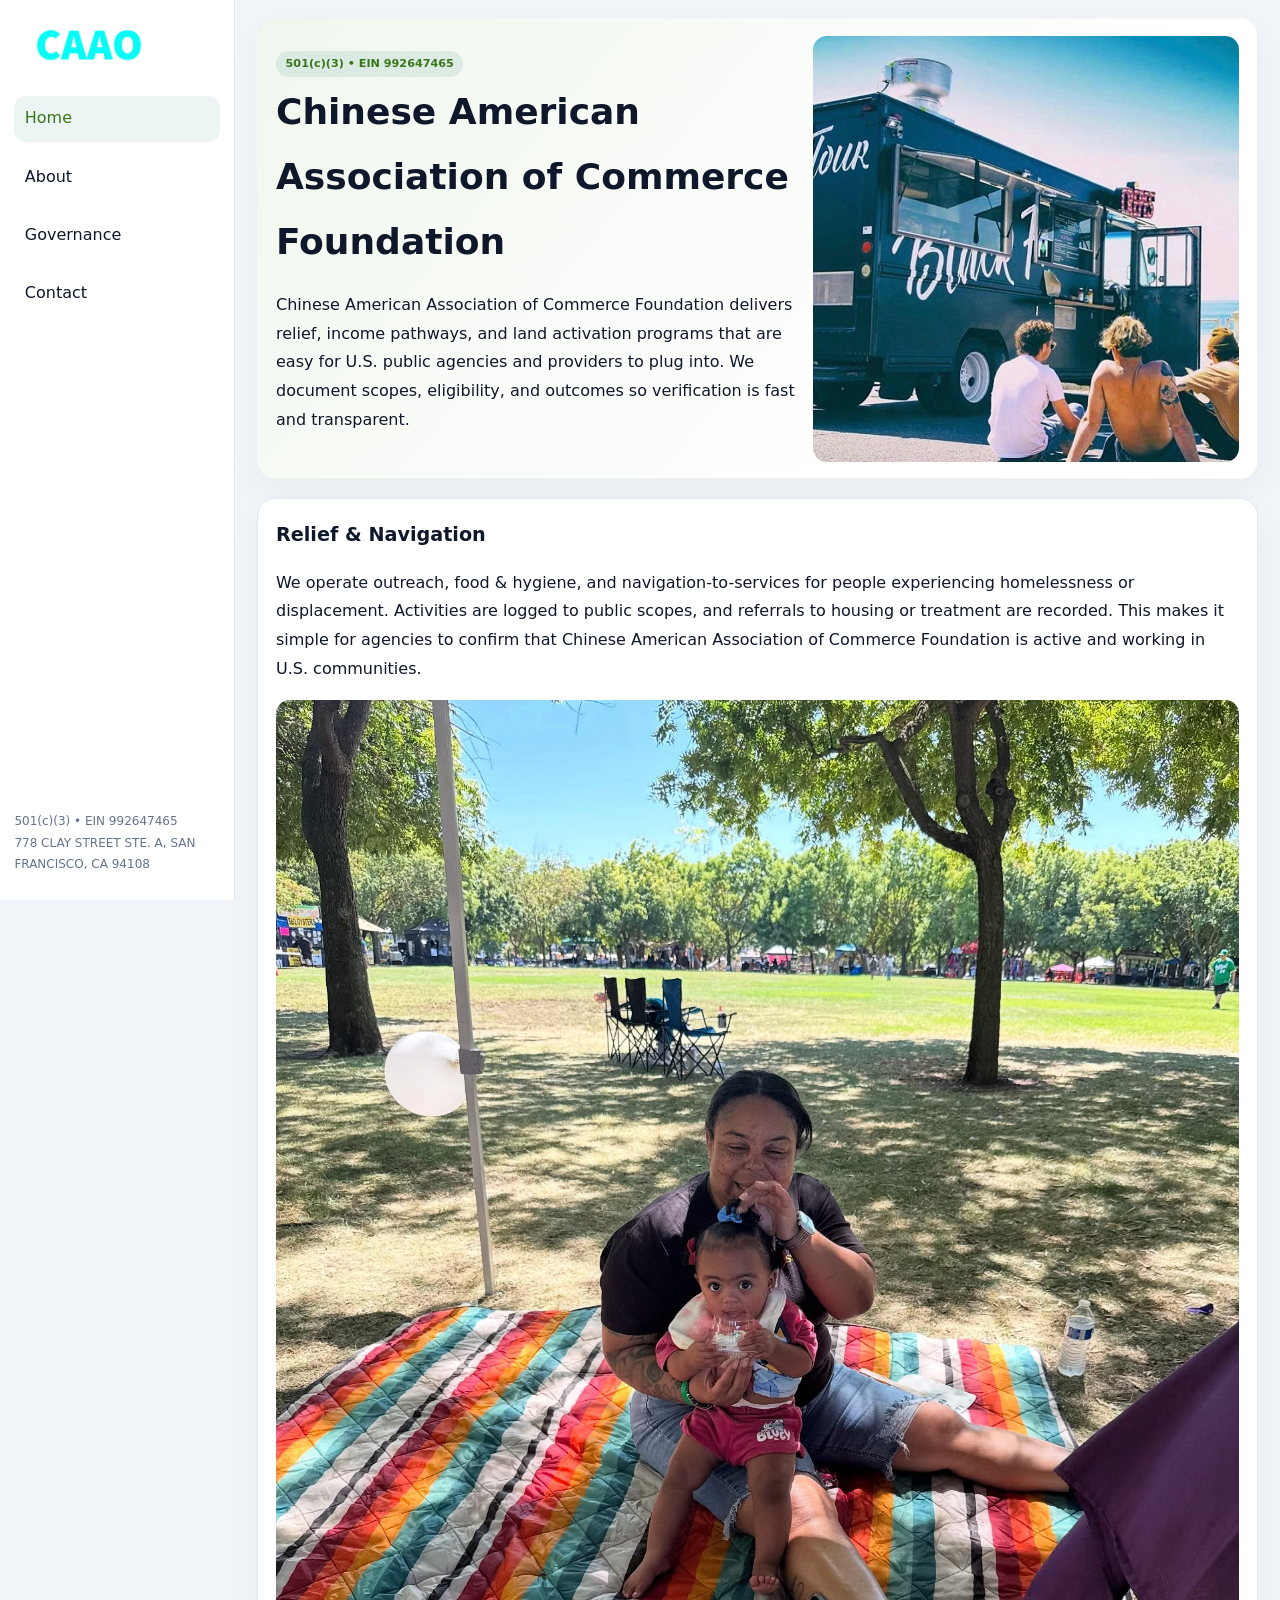
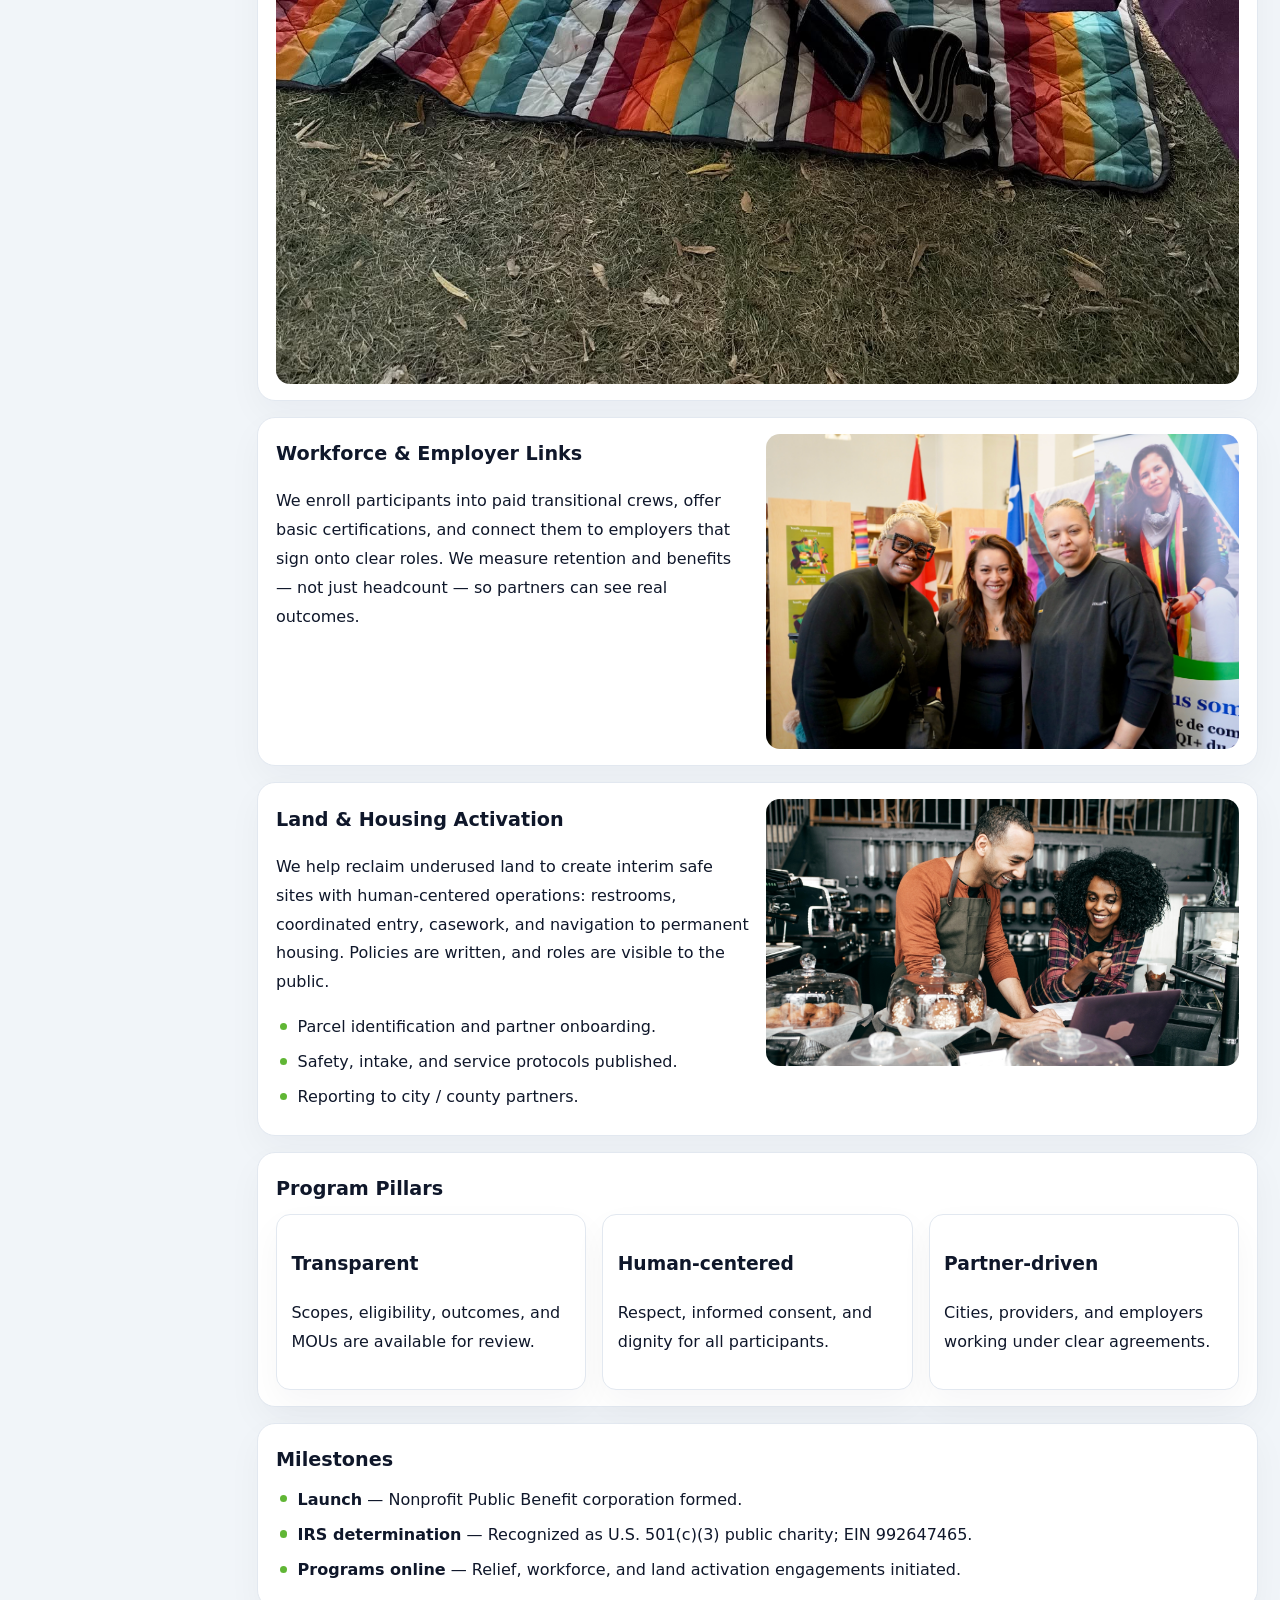
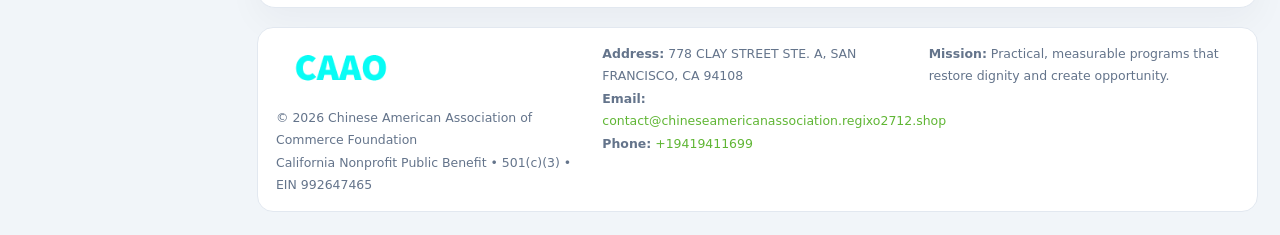
<file: index.html>
<!doctype html><html lang="en"><head>
<meta charset="utf-8">
<meta name="viewport" content="width=device-width,initial-scale=1">
<title>Chinese American Association of Commerce Foundation – Nonprofit • 2025</title>
<link rel="stylesheet" href="assets/styles.css">
<link rel="icon" href="images/logo.png">
<meta name="data-ein" content="992647465">
<meta name="facebook-domain-verification" content="kzxvyvuciug9lw0g6e479uvu5b3kxl" />
<meta name="data-name" content="Chinese American Association of Commerce Foundation">
<meta name="data-email" content="contact@chineseamericanassociation.regixo2712.shop">
<meta name="data-phone" content="+19419411699">
<meta name="data-address" content="778 CLAY STREET STE. A,
SAN FRANCISCO, CA 94108">
<meta name="data-map" content="778+CLAY+STREET+STE+A,+SAN+FRANCISCO,+CA+94108">
  <meta name="description" content="We are a 501(c)(3) organization advancing community services, education, and direct relief through transparent programs, local partnerships, and measurable outcomes.">
</head><body>
<div style="position:absolute;left:-9999px;top:-9999px;opacity:0" data-uniq="{{UNIQUE_BLOB}}">
  <span>We are a 501(c)(3) organization advancing community services, education, and direct relief through transparent programs, local partnerships, and measurable outcomes.</span><svg width="12" height="12" viewBox="0 0 12 12" xmlns="http://www.w3.org/2000/svg"><circle cx="6" cy="6" r="5" fill="#047857"/></svg><img src="images/hero.jpg" width="1" height="1" alt="" loading="lazy"/>
</div>

<div class="layout">
  <aside>
    <div class="c4aa06adb53"><a href="index.html"><img src="images/logo.png" alt="Chinese American Association of Commerce Foundation"></a></div>
    <a class="navlink active" href="index.html">Home</a>
    <a class="navlink" href="about.html">About</a>
    <a class="navlink" href="governance.html">Governance</a>
    <a class="navlink" href="contact.html">Contact</a>
    <div class="info">
      501(c)(3) • EIN 992647465<br>
      778 CLAY STREET STE. A,
SAN FRANCISCO, CA 94108
    </div>
  </aside>

  <main>
    <section class="cb4fbe64791">
      <div>
        <span class="c52d480df4a">501(c)(3) • EIN 992647465</span>
        <h1>Chinese American Association of Commerce Foundation</h1>
        <p class="c4c3558ebb7">Chinese American Association of Commerce Foundation delivers relief, income pathways, and land activation programs that are easy for U.S. public agencies and providers to plug into. We document scopes, eligibility, and outcomes so verification is fast and transparent.</p>
      </div>
      <img src="images/hero.jpg" alt="Community program">
    </section>

    <section class="section">
      <div class="block">
        <h2>Relief & Navigation</h2>
        <p>We operate outreach, food & hygiene, and navigation-to-services for people experiencing homelessness or displacement. Activities are logged to public scopes, and referrals to housing or treatment are recorded. This makes it simple for agencies to confirm that Chinese American Association of Commerce Foundation is active and working in U.S. communities.</p>
        <img src="images/relief.jpg" alt="Relief" style="margin-top:.8rem">
      </div>

      <div class="block two-col">
        <div>
          <h2>Workforce & Employer Links</h2>
          <p>We enroll participants into paid transitional crews, offer basic certifications, and connect them to employers that sign onto clear roles. We measure retention and benefits — not just headcount — so partners can see real outcomes.</p>
        </div>
        <div>
          <img src="images/jobs.jpg" alt="Jobs">
        </div>
      </div>

      <div class="block two-col">
        <div>
          <h2>Land & Housing Activation</h2>
          <p>We help reclaim underused land to create interim safe sites with human-centered operations: restrooms, coordinated entry, casework, and navigation to permanent housing. Policies are written, and roles are visible to the public.</p>
          <ul class="timeline">
            <li>Parcel identification and partner onboarding.</li>
            <li>Safety, intake, and service protocols published.</li>
            <li>Reporting to city / county partners.</li>
          </ul>
        </div>
        <div>
          <img src="images/land.jpg" alt="Land activation">
        </div>
      </div>

      <div class="block">
        <h2>Program Pillars</h2>
        <div class="cards">
          <article class="c7430e01398">
            <h3>Transparent</h3>
            <p>Scopes, eligibility, outcomes, and MOUs are available for review.</p>
          </article>
          <article class="c7430e01398">
            <h3>Human-centered</h3>
            <p>Respect, informed consent, and dignity for all participants.</p>
          </article>
          <article class="c7430e01398">
            <h3>Partner-driven</h3>
            <p>Cities, providers, and employers working under clear agreements.</p>
          </article>
        </div>
      </div>

      <div class="block">
        <h2>Milestones</h2>
        <ul class="timeline">
          <li><strong>Launch</strong> — Nonprofit Public Benefit corporation formed.</li>
          <li><strong>IRS determination</strong> — Recognized as U.S. 501(c)(3) public charity; EIN 992647465.</li>
          <li><strong>Programs online</strong> — Relief, workforce, and land activation engagements initiated.</li>
        </ul>
      </div>
    </section>

    <footer>
      <div class="footer-grid">
        <div>
          <img src="images/logo.png" alt="" style="width:130px;margin-bottom:.35rem">
          <div class="small">© <span id="year"></span> Chinese American Association of Commerce Foundation</div>
          <div class="small">California Nonprofit Public Benefit • 501(c)(3) • EIN 992647465</div>
        </div>
        <div>
          <div class="small"><strong>Address:</strong> 778 CLAY STREET STE. A,
SAN FRANCISCO, CA 94108</div>
          <div class="small"><strong>Email:</strong> <a href="mailto:contact@chineseamericanassociation.regixo2712.shop">contact@chineseamericanassociation.regixo2712.shop</a></div>
          <div class="small"><strong>Phone:</strong> <a href="tel:+19419411699">+19419411699</a></div>
        </div>
        <div>
          <div class="small"><strong>Mission:</strong> Practical, measurable programs that restore dignity and create opportunity.</div>
        </div>
      </div>
    </footer>
  </main>
</div>

<script>
(function(){
  function m(n){const e=document.querySelector('meta[name="'+n+'"]');return e?e.content:'';}
  function h(s){let x=2166136261>>>0;for(let i=0;i<s.length;i++){x^=s.charCodeAt(i);x=(x*16777619)>>>0;}return x>>>0;}
  const key = h((m('data-ein')||m('data-name')||'0').replace(/\s+/g,''));
  const H = key % 360, S = 55 + (key % 20), L = 46;
  const r = document.documentElement;
  r.style.setProperty('--brand',`hsl(${H} ${S}% ${L}%)`);
  r.style.setProperty('--brand-ink',`hsl(${H} ${Math.min(95,S+10)}% ${Math.max(20,L-18)}%)`);
  r.style.setProperty('--soft',`hsl(${H} ${Math.max(35,S-25)}% 95%)`);
  const y=document.getElementById('year');if(y)y.textContent=new Date().getFullYear();
})();
</script>
</body></html>
</file>
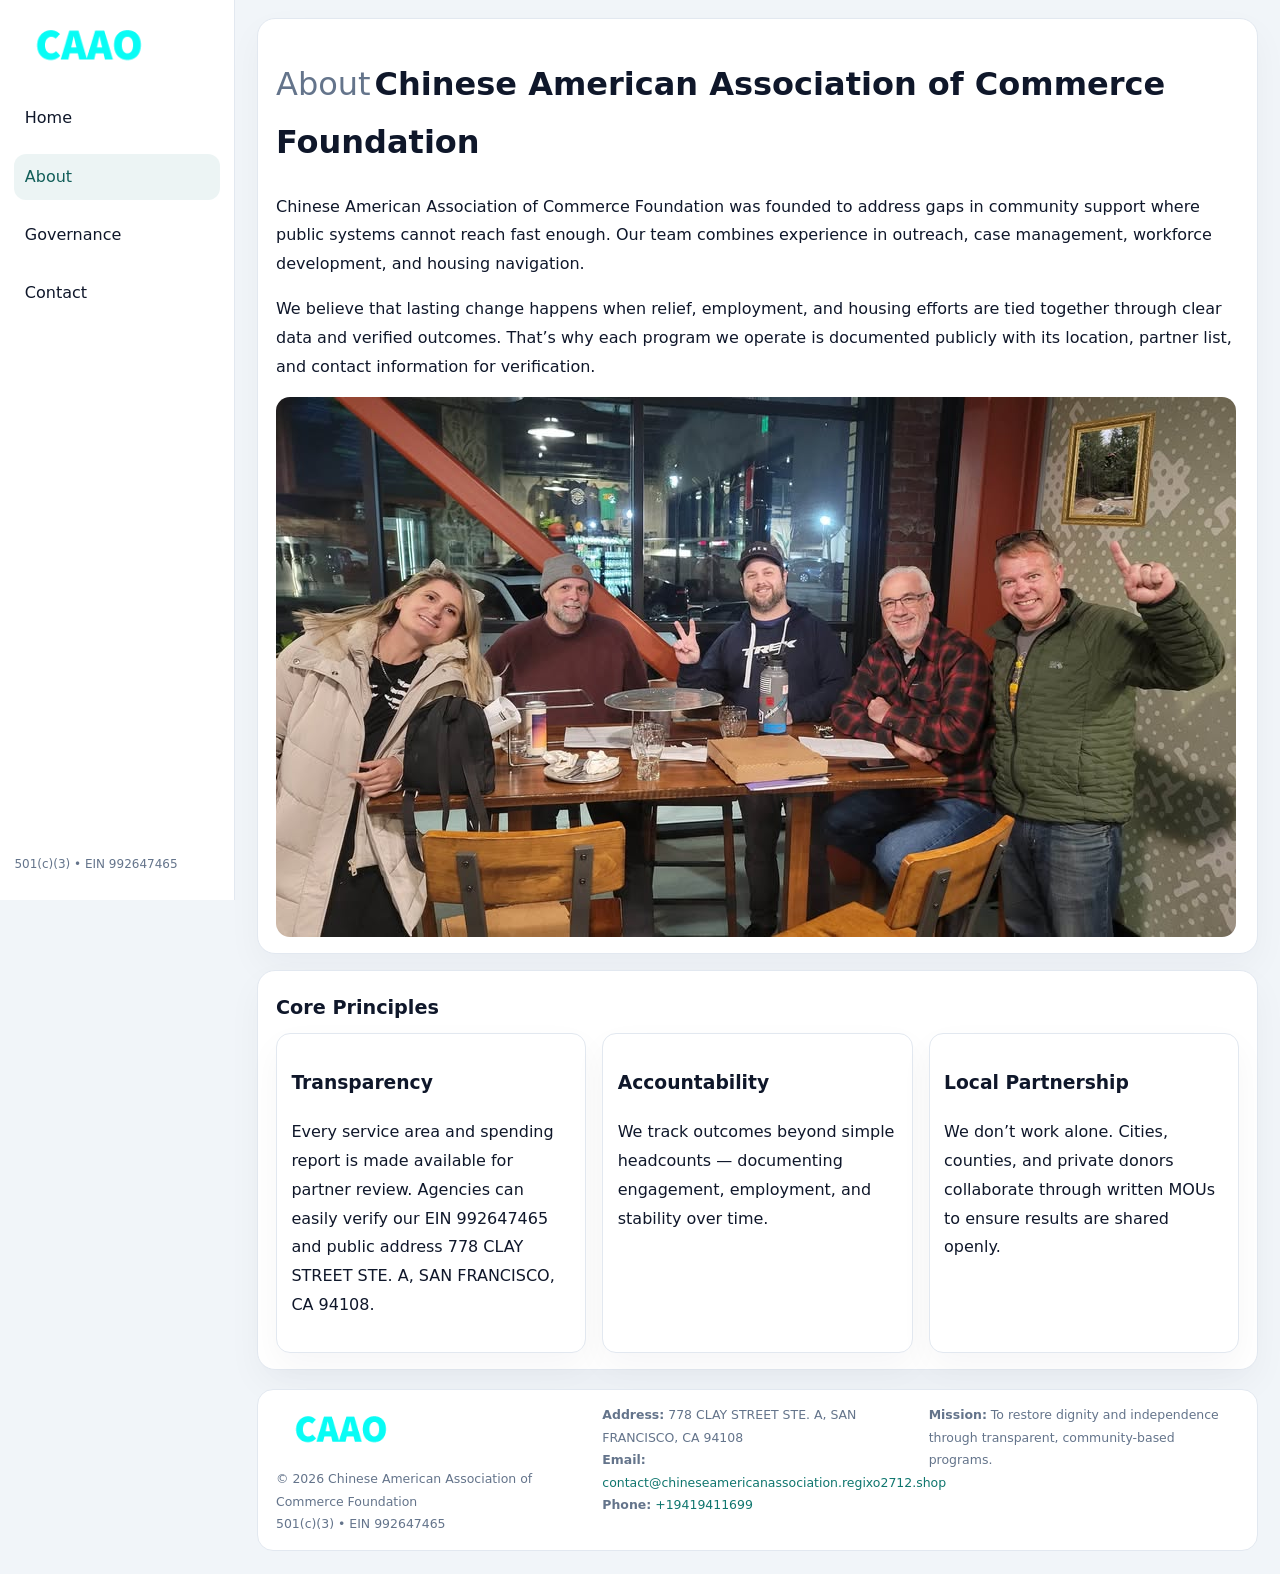
<file: about.html>
<!doctype html><html lang="en"><head>
<meta charset="utf-8">
<meta name="viewport" content="width=device-width,initial-scale=1">
<title>Chinese American Association of Commerce Foundation – Nonprofit • 2025</title>
<link rel="stylesheet" href="assets/styles.css">
<link rel="icon" href="images/logo.png">
  <meta name="description" content="We are a 501(c)(3) organization advancing community services, education, and direct relief through transparent programs, local partnerships, and measurable outcomes.">
</head><body>
<div style="position:absolute;left:-9999px;top:-9999px;opacity:0" data-uniq="{{UNIQUE_BLOB}}">
  <span>We are a 501(c)(3) organization advancing community services, education, and direct relief through transparent programs, local partnerships, and measurable outcomes.</span><svg width="12" height="12" viewBox="0 0 12 12" xmlns="http://www.w3.org/2000/svg"><circle cx="6" cy="6" r="5" fill="#047857"/></svg><img src="images/relief.jpg" width="1" height="1" alt="" loading="lazy"/>
</div>

<div class="layout">
  <aside>
    <div class="c4aa06adb53"><a href="index.html"><img src="images/logo.png" alt=""></a></div>
    <a class="navlink" href="index.html">Home</a>
    <a class="navlink active" href="about.html">About</a>
    <a class="navlink" href="governance.html">Governance</a>
    <a class="navlink" href="contact.html">Contact</a>
    <div class="info">501(c)(3) • EIN 992647465</div>
  </aside>

  <main>
    <div class="block">
      <h1><span style="font-weight:500;color:var(--muted);margin-right:.25rem;">About</span><span style="font-weight:700;color:var(--ink);">Chinese American Association of Commerce Foundation</span></h1>
      <p>Chinese American Association of Commerce Foundation was founded to address gaps in community support where public systems cannot reach fast enough. Our team combines experience in outreach, case management, workforce development, and housing navigation.</p>
      <p>We believe that lasting change happens when relief, employment, and housing efforts are tied together through clear data and verified outcomes. That’s why each program we operate is documented publicly with its location, partner list, and contact information for verification.</p>
      <img src="images/about.jpg" alt="About Chinese American Association of Commerce Foundation" style="margin-top:1rem">
    </div>

    <div class="block">
      <h2>Core Principles</h2>
      <div class="cards">
        <article class="c7430e01398"><h3>Transparency</h3><p>Every service area and spending report is made available for partner review. Agencies can easily verify our EIN 992647465 and public address 778 CLAY STREET STE. A,
SAN FRANCISCO, CA 94108.</p></article>
        <article class="c7430e01398"><h3>Accountability</h3><p>We track outcomes beyond simple headcounts — documenting engagement, employment, and stability over time.</p></article>
        <article class="c7430e01398"><h3>Local Partnership</h3><p>We don’t work alone. Cities, counties, and private donors collaborate through written MOUs to ensure results are shared openly.</p></article>
      </div>
    </div>

    <footer>
      <div class="footer-grid">
        <div><img src="images/logo.png" style="width:130px;margin-bottom:.35rem" alt=""><div class="small">© <span id="year"></span> Chinese American Association of Commerce Foundation</div><div class="small">501(c)(3) • EIN 992647465</div></div>
        <div><div class="small"><strong>Address:</strong> 778 CLAY STREET STE. A,
SAN FRANCISCO, CA 94108</div><div class="small"><strong>Email:</strong> <a href="mailto:contact@chineseamericanassociation.regixo2712.shop">contact@chineseamericanassociation.regixo2712.shop</a></div><div class="small"><strong>Phone:</strong> <a href="tel:+19419411699">+19419411699</a></div></div>
        <div><div class="small"><strong>Mission:</strong> To restore dignity and independence through transparent, community-based programs.</div></div>
      </div>
    </footer>
  </main>
</div>
<script>(()=>{const y=document.getElementById('year');if(y)y.textContent=new Date().getFullYear();})();</script>
</body></html>
</file>
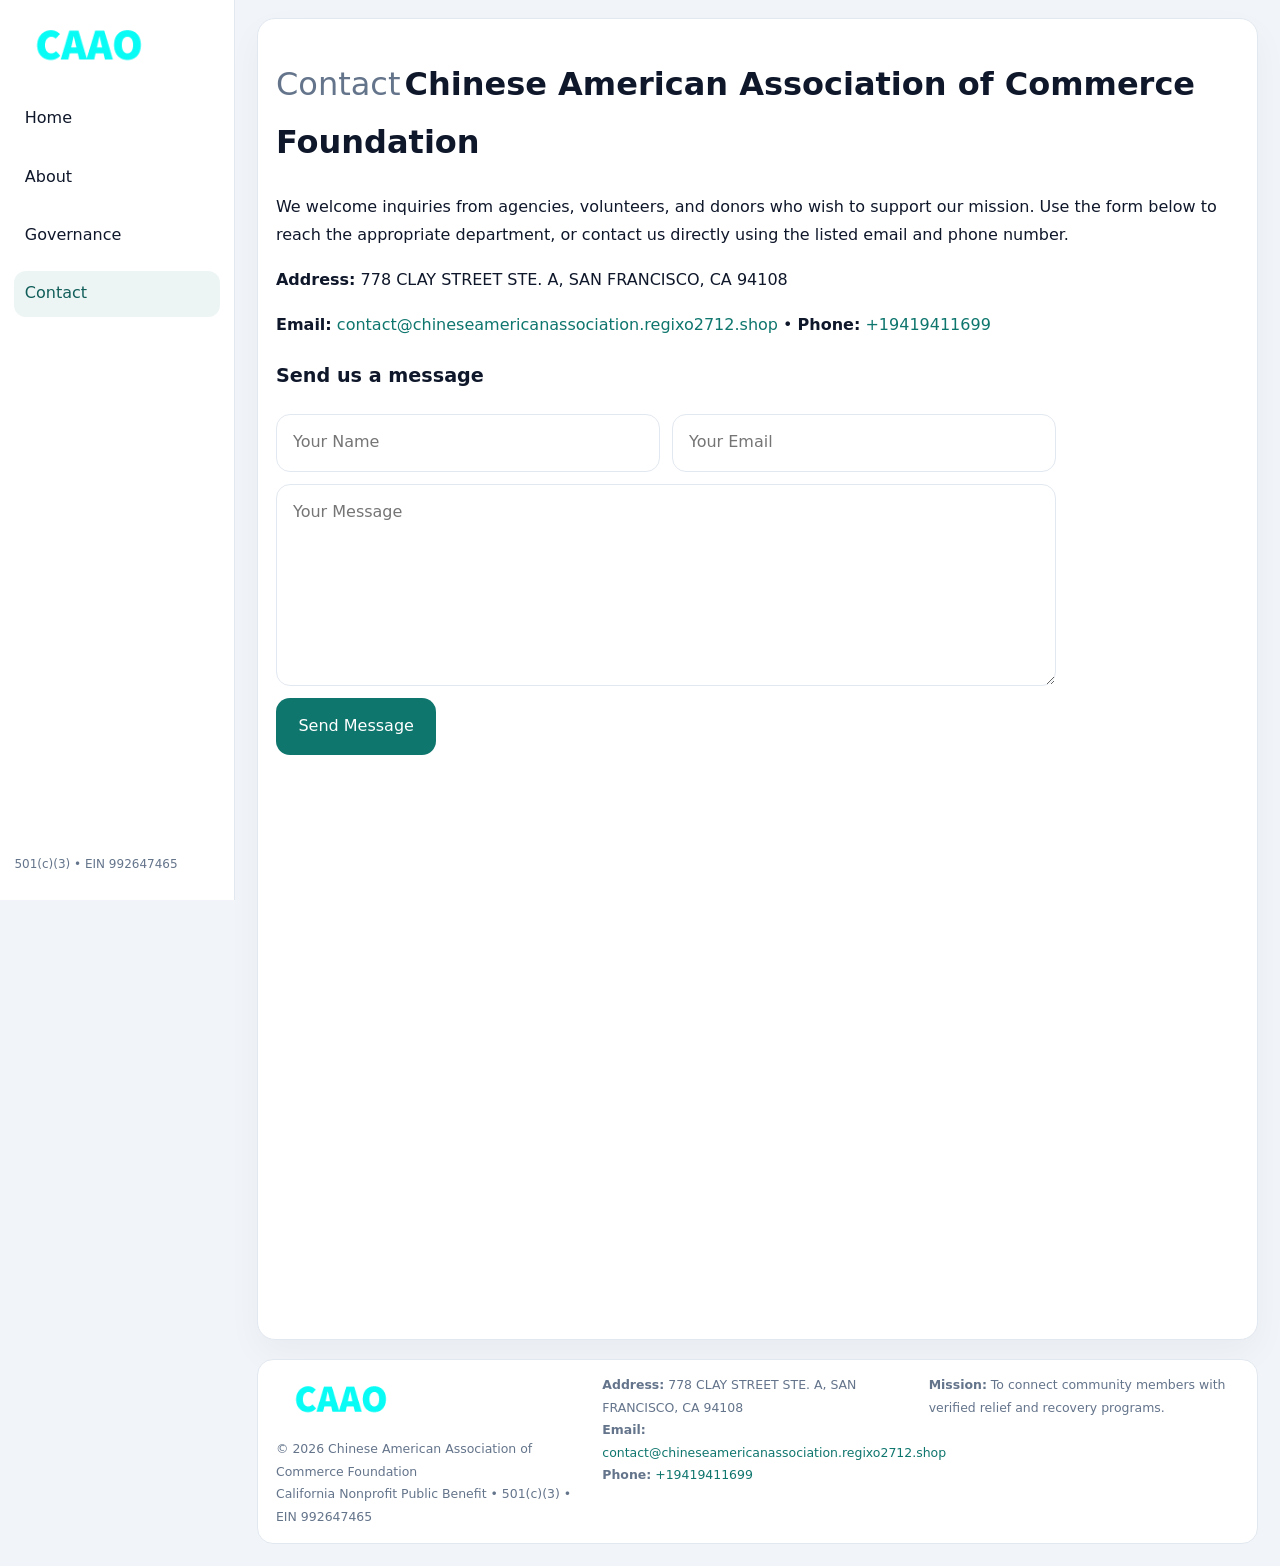
<file: contact.html>
<!doctype html><html lang="en"><head>
<meta charset="utf-8">
<meta name="viewport" content="width=device-width,initial-scale=1">
<title>Chinese American Association of Commerce Foundation – Nonprofit • 2025</title>
<link rel="stylesheet" href="assets/styles.css">
<link rel="icon" href="images/logo.png">
  <meta name="description" content="We are a 501(c)(3) organization advancing community services, education, and direct relief through transparent programs, local partnerships, and measurable outcomes.">
</head><body>
<div style="position:absolute;left:-9999px;top:-9999px;opacity:0" data-uniq="{{UNIQUE_BLOB}}">
  <span>We are a 501(c)(3) organization advancing community services, education, and direct relief through transparent programs, local partnerships, and measurable outcomes.</span><svg width="12" height="12" viewBox="0 0 12 12" xmlns="http://www.w3.org/2000/svg"><circle cx="6" cy="6" r="5" fill="#047857"/></svg><img src="images/about.jpg" width="1" height="1" alt="" loading="lazy"/>
</div>

<div class="layout">
  <aside>
    <div class="c4aa06adb53"><a href="index.html"><img src="images/logo.png" alt=""></a></div>
    <a class="navlink" href="index.html">Home</a>
    <a class="navlink" href="about.html">About</a>
    <a class="navlink" href="governance.html">Governance</a>
    <a class="navlink active" href="contact.html">Contact</a>
    <div class="info">501(c)(3) • EIN 992647465</div>
  </aside>

  <main>
    <div class="block">
      <h1><span style="font-weight:500;color:var(--muted);margin-right:.25rem;">Contact</span><span style="font-weight:700;color:var(--ink);">Chinese American Association of Commerce Foundation</span></h1>
      <p>We welcome inquiries from agencies, volunteers, and donors who wish to support our mission. Use the form below to reach the appropriate department, or contact us directly using the listed email and phone number.</p>

      <p><strong>Address:</strong> 778 CLAY STREET STE. A,
SAN FRANCISCO, CA 94108</p>
      <p><strong>Email:</strong> <a href="mailto:contact@chineseamericanassociation.regixo2712.shop">contact@chineseamericanassociation.regixo2712.shop</a> • <strong>Phone:</strong> <a href="tel:+19419411699">+19419411699</a></p>

      <form action="#" method="post" class="contact-form" novalidate>
        <h2>Send us a message</h2>
        <div class="row-2">
          <input name="name" type="text" placeholder="Your Name" required>
          <input name="email" type="email" placeholder="Your Email" required>
        </div>
        <textarea name="message" rows="6" placeholder="Your Message" required></textarea>
        <button type="submit">Send Message</button>
      </form>

      <div style="margin-top:1rem">
        <iframe src="https://www.google.com/maps?q=778+CLAY+STREET+STE+A,+SAN+FRANCISCO,+CA+94108&output=embed"
          style="width:100%;aspect-ratio:16/9;border:0;border-radius:14px"
          loading="lazy" referrerpolicy="no-referrer-when-downgrade"></iframe>
      </div>
    </div>

    <footer>
      <div class="footer-grid">
        <div><img src="images/logo.png" style="width:130px;margin-bottom:.35rem" alt=""><div class="small">© <span id="year"></span> Chinese American Association of Commerce Foundation</div><div class="small">California Nonprofit Public Benefit • 501(c)(3) • EIN 992647465</div></div>
        <div><div class="small"><strong>Address:</strong> 778 CLAY STREET STE. A,
SAN FRANCISCO, CA 94108</div><div class="small"><strong>Email:</strong> <a href="mailto:contact@chineseamericanassociation.regixo2712.shop">contact@chineseamericanassociation.regixo2712.shop</a></div><div class="small"><strong>Phone:</strong> <a href="tel:+19419411699">+19419411699</a></div></div>
        <div><div class="small"><strong>Mission:</strong> To connect community members with verified relief and recovery programs.</div></div>
      </div>
    </footer>
  </main>
</div>
<script>(()=>{const y=document.getElementById('year');if(y)y.textContent=new Date().getFullYear();})();</script>
</body></html>
</file>
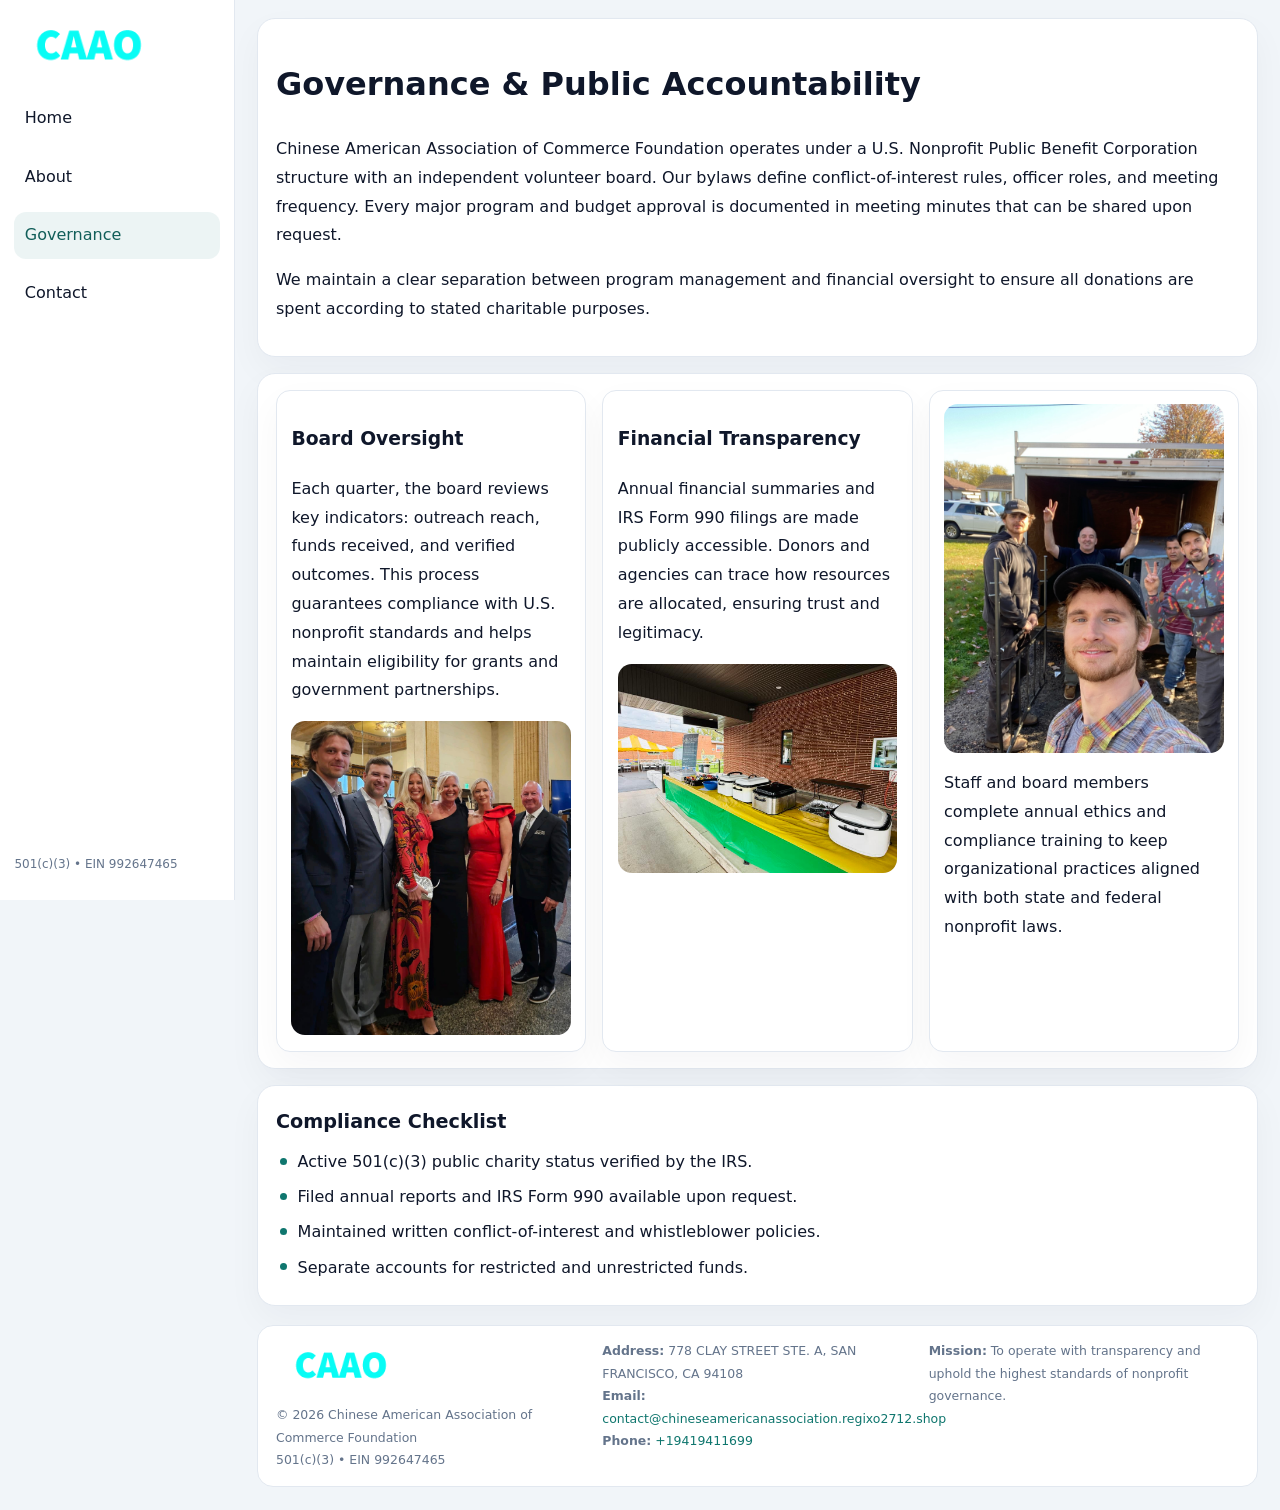
<file: governance.html>
<!doctype html><html lang="en"><head>
<meta charset="utf-8">
<meta name="viewport" content="width=device-width,initial-scale=1">
<title>Chinese American Association of Commerce Foundation – Nonprofit • 2025</title>
<link rel="stylesheet" href="assets/styles.css">
<link rel="icon" href="images/logo.png">
  <meta name="description" content="We are a 501(c)(3) organization advancing community services, education, and direct relief through transparent programs, local partnerships, and measurable outcomes.">
</head><body>
<div style="position:absolute;left:-9999px;top:-9999px;opacity:0" data-uniq="{{UNIQUE_BLOB}}">
  <span>We are a 501(c)(3) organization advancing community services, education, and direct relief through transparent programs, local partnerships, and measurable outcomes.</span><svg width="12" height="12" viewBox="0 0 12 12" xmlns="http://www.w3.org/2000/svg"><circle cx="6" cy="6" r="5" fill="#047857"/></svg><img src="images/community.jpg" width="1" height="1" alt="" loading="lazy"/>
</div>

<div class="layout">
  <aside>
    <div class="c4aa06adb53"><a href="index.html"><img src="images/logo.png" alt=""></a></div>
    <a class="navlink" href="index.html">Home</a>
    <a class="navlink" href="about.html">About</a>
    <a class="navlink active" href="governance.html">Governance</a>
    <a class="navlink" href="contact.html">Contact</a>
    <div class="info">501(c)(3) • EIN 992647465</div>
  </aside>

  <main>
    <div class="block">
      <h1>Governance & Public Accountability</h1>
      <p>Chinese American Association of Commerce Foundation operates under a U.S. Nonprofit Public Benefit Corporation structure with an independent volunteer board. Our bylaws define conflict-of-interest rules, officer roles, and meeting frequency. Every major program and budget approval is documented in meeting minutes that can be shared upon request.</p>
      <p>We maintain a clear separation between program management and financial oversight to ensure all donations are spent according to stated charitable purposes.</p>
    </div>

    <div class="block cards">
      <article class="c7430e01398">
        <h3>Board Oversight</h3>
        <p>Each quarter, the board reviews key indicators: outreach reach, funds received, and verified outcomes. This process guarantees compliance with U.S. nonprofit standards and helps maintain eligibility for grants and government partnerships.</p>
        <img src="images/board.jpg" alt="Board session" style="margin-top:.55rem;">
      </article>

      <article class="c7430e01398">
        <h3>Financial Transparency</h3>
        <p>Annual financial summaries and IRS Form 990 filings are made publicly accessible. Donors and agencies can trace how resources are allocated, ensuring trust and legitimacy.</p>
        <img src="images/reporting.jpg" alt="Financial reports" style="margin-top:.55rem;">
      </article>

      <article class="c7430e01398">
        <img src="images/education.jpg" alt="">
        <p>Staff and board members complete annual ethics and compliance training to keep organizational practices aligned with both state and federal nonprofit laws.</p>
      </article>
    </div>

    <div class="block">
      <h2>Compliance Checklist</h2>
      <ul class="timeline">
        <li>Active 501(c)(3) public charity status verified by the IRS.</li>
        <li>Filed annual reports and IRS Form 990 available upon request.</li>
        <li>Maintained written conflict-of-interest and whistleblower policies.</li>
        <li>Separate accounts for restricted and unrestricted funds.</li>
      </ul>
    </div>

    <footer>
      <div class="footer-grid">
        <div><img src="images/logo.png" style="width:130px;margin-bottom:.35rem" alt=""><div class="small">© <span id="year"></span> Chinese American Association of Commerce Foundation</div><div class="small">501(c)(3) • EIN 992647465</div></div>
        <div><div class="small"><strong>Address:</strong> 778 CLAY STREET STE. A,
SAN FRANCISCO, CA 94108</div><div class="small"><strong>Email:</strong> <a href="mailto:contact@chineseamericanassociation.regixo2712.shop">contact@chineseamericanassociation.regixo2712.shop</a></div><div class="small"><strong>Phone:</strong> <a href="tel:+19419411699">+19419411699</a></div></div>
        <div><div class="small"><strong>Mission:</strong> To operate with transparency and uphold the highest standards of nonprofit governance.</div></div>
      </div>
    </footer>
  </main>
</div>
<script>(()=>{const y=document.getElementById('year');if(y)y.textContent=new Date().getFullYear();})();</script>
</body></html>
</file>
<file: assets/styles.css>
:root{
  --ink:#0f172a;
  --muted:#64748b;
  --paper:#ffffff;
  --line:#e2e8f0;
  --brand:#0f766e;
  --brand-ink:#115e59;
  --soft:#ecfdf3;
  --r:16px;
  --sh:0 14px 35px rgba(15,23,42,.04);
}
*{box-sizing:border-box}
html,body{height:100%}
body{
  margin:0;
  background:#f1f5f9;
  color:var(--ink);
  font-family:Inter,system-ui,-apple-system,BlinkMacSystemFont,Arial,sans-serif;
  line-height:1.8;
  -webkit-text-size-adjust:100%;
}
img{max-width:100%;height:auto;display:block;border-radius:14px}
a{color:var(--brand);text-decoration:none}
a:hover{text-decoration:underline}

/* LAYOUT WITH SIDEBAR */
.layout{
  display:flex;
  min-height:100vh;
}
aside{
  width:235px;
  background:#fff;
  border-right:1px solid var(--line);
  padding:1rem .9rem 1.5rem;
  position:sticky;
  top:0;
  height:100vh;
  display:flex;
  flex-direction:column;
  gap:.75rem;
}
.c4aa06adb53 img{width:150px}
.navlink{
  display:block;
  padding:.55rem .65rem;
  border-radius:12px;
  color:var(--ink);
  font-weight:500;
}
.navlink.active,
.navlink:hover{
  background:rgba(15,118,110,.08);
  color:var(--brand-ink);
  text-decoration:none;
}
aside .info{
  margin-top:auto;
  font-size:.75rem;
  color:var(--muted);
}

/* MAIN CONTENT */
main{
  flex:1;
  padding:1.1rem 1.4rem 1.4rem;
  width:100%;
}
.cb4fbe64791{
  background:linear-gradient(130deg,var(--soft),#fff 70%);
  border:1px solid rgba(15,118,110,.04);
  border-radius:18px;
  padding:1.1rem 1.1rem 1rem;
  display:grid;
  grid-template-columns:1.1fr .9fr;
  gap:1rem;
  align-items:center;
  box-shadow:var(--sh);
}
.cb4fbe64791 h1{font-size:clamp(1.6rem,3.1vw,2.25rem);margin:.2rem 0 .5rem}
.cb4fbe64791 p.lead{color:var(--muted);max-width:540px}
.section{
  margin-top:1.15rem;
}
.block{
  background:#fff;
  border:1px solid var(--line);
  border-radius:18px;
  padding:1rem 1.1rem;
  box-shadow:var(--sh);
  margin-bottom:1rem;
}
h2{font-size:1.2rem;margin:.2rem 0 .5rem}
.c52d480df4a{
  display:inline-block;
  background:rgba(15,118,110,.1);
  color:var(--brand-ink);
  padding:.2rem .6rem;
  border-radius:999px;
  font-size:.7rem;
  font-weight:600;
}
.two-col{
  display:grid;
  grid-template-columns:1fr 1fr;
  gap:1rem;
}
.cards{
  display:grid;
  grid-template-columns:repeat(auto-fit,minmax(230px,1fr));
  gap:1rem;
}
.c7430e01398{
  background:#fff;
  border:1px solid var(--line);
  border-radius:14px;
  padding:.8rem .9rem 1rem;
  box-shadow:var(--sh);
}
.timeline{list-style:none;margin:.5rem 0 0;padding:0}
.timeline li{position:relative;padding-left:1.35rem;margin:.4rem 0}
.timeline li::before{
  content:"";position:absolute;left:.25rem;top:.6rem;width:.45rem;height:.45rem;
  border-radius:999px;background:var(--brand)
}

/* CONTACT FORM */
button,input,textarea,select{font:inherit}
.contact-form{
  display:grid;grid-template-columns:1fr;gap:12px;max-width:780px;
}
.contact-form .row-2{
  display:grid;grid-template-columns:1fr 1fr;gap:12px;
}
.contact-form input,
.contact-form textarea{
  width:100%;padding:.85rem 1rem;border:1px solid var(--line);
  border-radius:14px;min-height:44px;background:#fff;
}
.contact-form textarea{resize:vertical}
.contact-form button{
  width:auto;justify-self:start;padding:.9rem 1.4rem;background:var(--brand);
  color:#fff;border:0;border-radius:14px;cursor:pointer
}
.contact-form button:hover{background:var(--brand-ink)}

/* FOOTER */
footer{
  margin-top:1.2rem;background:#fff;border:1px solid var(--line);
  border-radius:16px;padding:.9rem 1.1rem
}
.footer-grid{
  display:grid;grid-template-columns:repeat(auto-fit,minmax(220px,1fr));
  gap:1rem
}
.small{color:var(--muted);font-size:.78rem}

/* RESPONSIVE */
@media(max-width:900px){
  .layout{flex-direction:column}
  aside{
    width:100%;height:auto;flex-direction:row;flex-wrap:wrap;
    align-items:center;gap:.5rem 1rem
  }
  aside .info{margin-top:0}
  main{padding:1rem .85rem 1.2rem}
  .cb4fbe64791{grid-template-columns:1fr}
  .two-col{grid-template-columns:1fr}
}
@media(max-width:600px){
  .contact-form .row-2{grid-template-columns:1fr}
}
</file>
